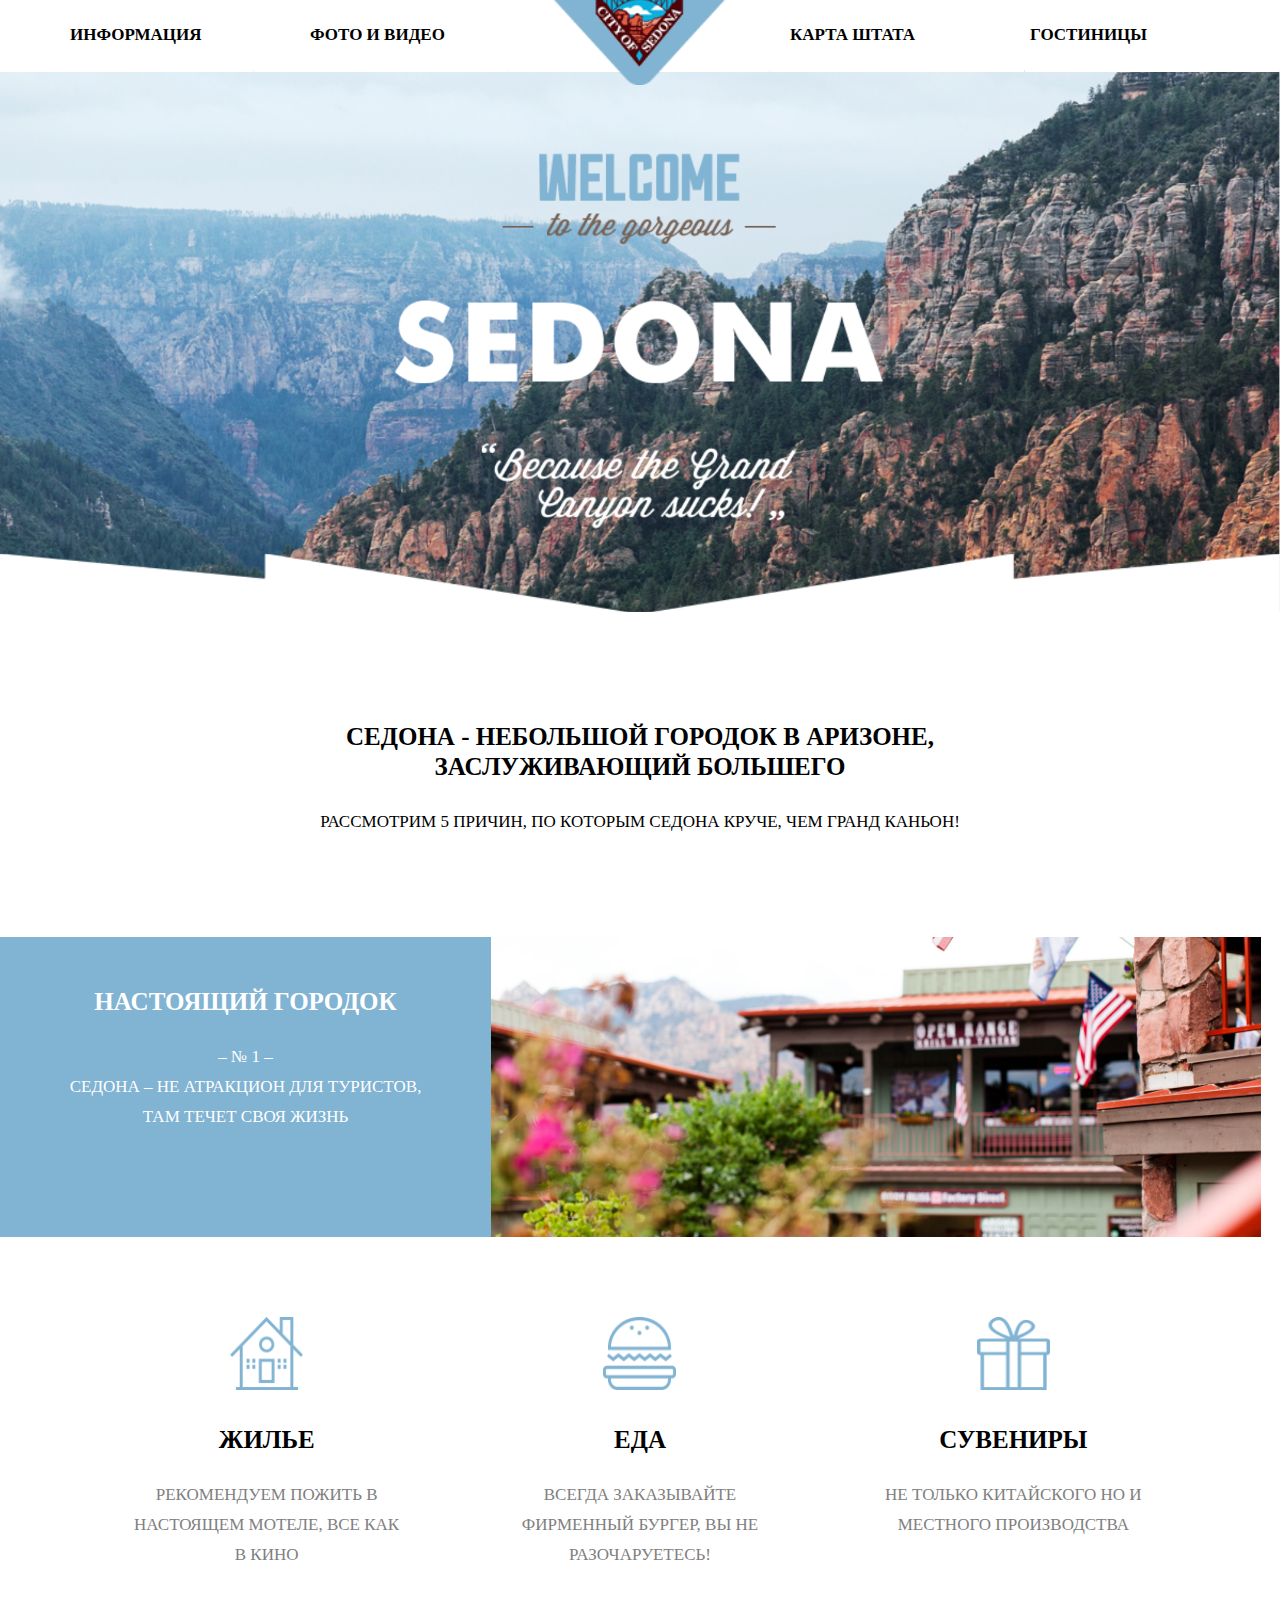
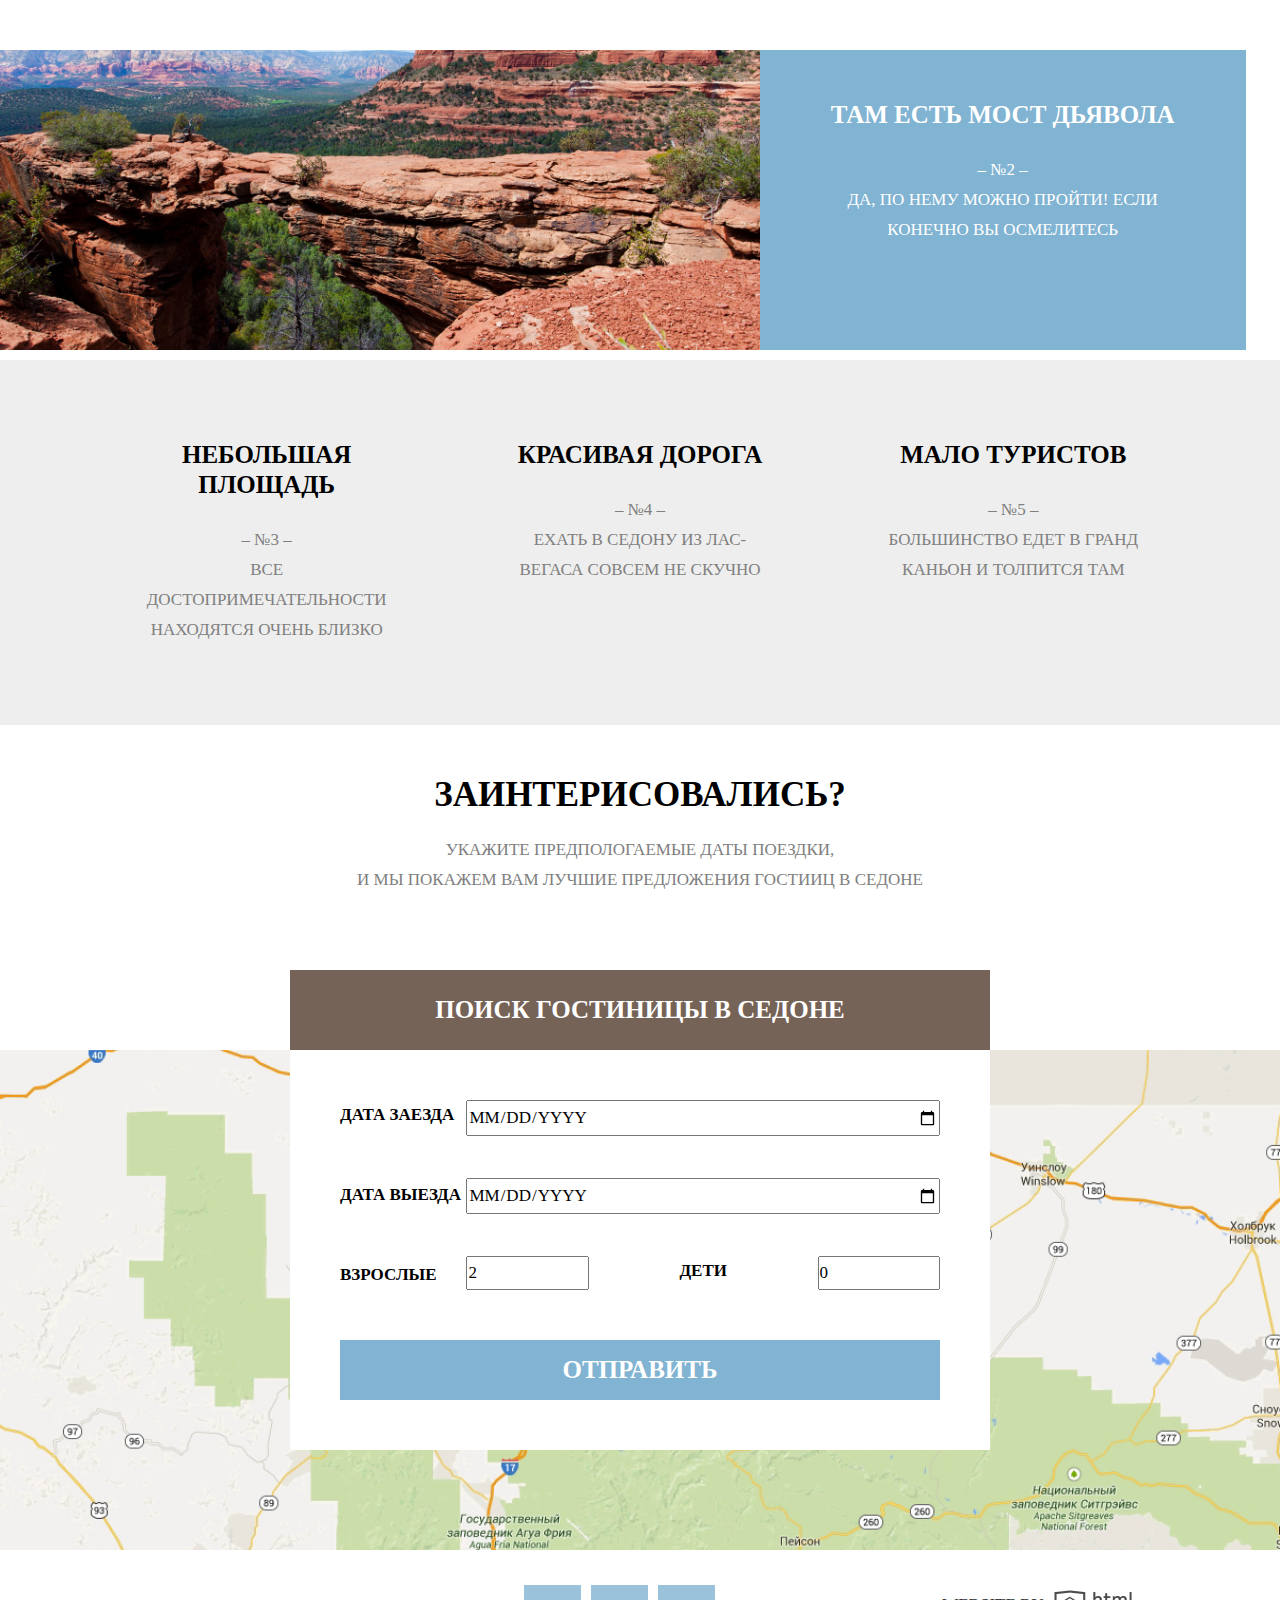
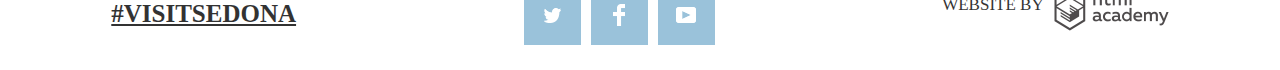
<file: index.html>
<!DOCTYPE html>
<html lang="ru">
<head>
    <meta charset="UTF-8">
    <meta name="viewport" content="width=device-width, initial-scale=1.0">
    <link href="https://fonts.googleapis.com/css2?family=Quicksand:wght@700&display=swap" rel="stylesheet">
    <link rel="stylesheet" href="css/sedona.css">
    <title>Document</title>
</head>
<body>
    <header class="header">
      <div class="nav flex-between">
        <div class="nav__item"><a>информация</a></div>
        <div class="nav__item"><a>фото и видео</a></div>
        <div class="nav__item is-logo">
           <img src="img/sedona_logo.png" alt="logo">
         </div>
       <div class="nav__item"><a>карта штата</a></div>
          <div class="nav__item"><a>гостиницы</a></div>   
      </div>
    </header>
    <div class="main">      
        <img class="main-img" src="img/main_sedona.png" alt="baner">
            <div class="main__title">
                <h2 class="head mb">седона - небольшой городок в аризоне,<br> заслуживающий большего</h2>
                <p>рассмотрим 5 причин, по которым седона круче, чем гранд каньон!</p>
            </div>   
            <div class="sight is-left">
                <div class="sight-description">
                    <div class="sight-description__header">
                        <div class="sight-description__header__tittle">
                            <h2 class="head mb">настоящий городок</h2>
                            <p>– № 1 –</p>
                            <p>седона – не атракцион для туристов, там течет своя жизнь</p>
                        </div>        
                        <div class="sight-description-photo">
                            <img src="img/sedona_town.png" alt="city">
                        </div>
                    </div>
                    <div class="sight-description__footer">
                        <div class="sight-small__block">
                            <img class="mb" src="img/house_icon.png" alt="house">
                            <h2 class="head mb">жилье</h2>
                            <p>рекомендуем пожить в настоящем мотеле, все как в кино</p>
                        </div>
                        <div class="sight-small__block">
                            <img  class="mb" src="img/burger_icon.png" alt="food">
                            <h2 class="head mb">еда</h2>
                            <p>всегда заказывайте фирменный бургер, вы не разочаруетесь!
                            </p>
                        </div>
                        <div class="sight-small__block">
                            <img class="mb" src="img/gift_icon.png" alt="souvenir">
                            <h2 class="head mb">сувениры</h2>
                            <p>не только китайского но и местного производства</p>
                        </div>
                    </div>
                </div>
            </div>
            <div class="sight is-right">
                <div class="sight-description">
                    <div class="sight-description__header">
                        <div class="sight-description__header__tittle">
                            <h2 class="head mb">там есть мост дьявола</h2>
                            <p>– №2 –</p>
                            <p>да, по нему можно пройти! если конечно вы осмелитесь</p>
                        </div>
                        <div class="sight-description-photo">
                            <img src="img/sedona_bridge.png" alt="bridge">
                        </div>                   
                    </div>
                    <div class="sight-description__footer">
                        <div class="sight-small__block">
                            <h2 class="head mb">небольшая площадь</h2>
                            <p>– №3 –</p>
                            <p>все достопримечательности находятся очень близко</p>
                        </div>
                        <div class="sight-small__block">
                            <h2 class="head mb">красивая дорога</h2>
                            <p>– №4 –</p>
                            <p>ехать в седону из лас-вегаса совсем не скучно</p>
                        </div>
                        <div class="sight-small__block">
                            <h2 class="head mb">мало туристов</h2>
                            <p>– №5 –</p>
                            <p>большинство едет в гранд каньон и толпится там</p>
                        </div>
                    </div>
                </div>
            </div>   
            <div class="order">
                <div class="order__title">
                    <h2 class="mb">заинтерисовались?</h2>
                    <p>укажите предпологаемые даты поездки,<br> и мы покажем вам лучшие предложения гостииц в седоне</p>
                </div>
                <div class="form-block">
                    <div class="form">
                        <div class="form__header">
                            <p class="head">поиск гостиницы в седоне</p>
                        </div>
                        <div class ="form__body">
                            <div class="form__body-input flex-between">
                                <div class="is-left-part">
                                    <p class="order-info">дата заезда</p>
                                    <p class="order-info">дата выезда</p>
                                    <p class="order-info">взрослые</p>
                                </div>
                                <div class="is-right-part flex-between">
                                    <input class="order-input" type="date"></input>
                                    <input class="order-input" type="date"></input>
                                    <div class="is-triple flex-between">
                                        <input class="order-input adult" type="number" value="2" min="1"></input>
                                        <p class="order-info">дети</p>
                                        <input class="order-input child" type="number" value="0" min="0"></input>
                                    </div>
                                </div>
                            </div>                       
                            <button class="button head">отправить</button>
                        </div>                
                    </div>
                </div>
                
                <div class="map">
                    <img src="img/map.png" alt="map">
                </div>
            </div>
        </div>       
    <footer class="footer">
        <div class="hashtag">
            <a class="head" href="#">#visitsedona</a>
        </div>      
        <div class="social__button__group">
            <div class="social__button">
                <img src="img/twitter_icon.png" alt="twitter">
                <a href=""></a>
            </div>
            <div class="social__button">
                <img src="img/fb_icon.png" alt="facebook">
                <a href=""></a>
            </div>
            <div class="social__button">
                <img src="img/youtube_icon.png" alt="mail">
                <a href=""></a>
            </div>
        </div>
        <div class="copiryght">
            <div class="copiryght-title">
                <p>WEBSITE by</p>
            </div>
            <div class="copiryght-logo">
                <img src="img/academy_logo.png" alt="html-academy">
            </div>
        </div>   
    </footer>    
</body>
</html>
</file>
<file: css/sedona.css>
* {
    margin: 0;
    padding: 0;
    font-family: "PT Sans";
    font-size: 17px;
    line-height: 30px;
    text-transform: uppercase;
}

.head {
    font-size: 25px;
    font-weight: bold;
}

.mb {
    margin-bottom: 25px;
}

.flex-between {
    display: flex;
    justify-content:space-between;
}

.header {
    background-color: white;
    position: sticky;
    padding: 20px 70px;
    top: 0;
    z-index: 9999;
}

.nav__item {
    width: 180px;
}

.nav__item a {
    font-weight: bold;
}

.is-logo {
    top:-25px;
    position: relative;
}

.nav img {
    position: absolute;
    margin: 0 auto;
    width: 100%;
    height: 90px;
}

.main-img {
    width: 100%;    
}

.main__title {
    padding:100px 0;
    text-align: center;
}

.sight-description__header {
    display: inline-flex;
    height: 300px;  
    text-align: center; 
    color: white;     
}

.sight-description__header__tittle {
    background-color: #81b3d2;
    flex-basis: 33%;
    padding: 50px;
}

.sight-description-photo {
    flex-basis: 65%;
}

.sight-description-photo img {
    width:100%;
    height: 100%;
    object-fit:cover;   
}

.is-left .sight-description__footer img {
    height: 73px;
    width: 73px;
    
}

.sight-description__footer {
    display: flex;
    justify-content: space-around;
    text-align: center;  
    padding: 80px;
}

.sight-small__block{
    width: 33%;
    padding: 0 50px;
}

.sight-description__footer p {
    color: grey;
}


.is-right .sight-description__header {
    flex-direction: row-reverse
}

.is-right .sight-description__footer {
    background-color:rgb(238, 238, 238);
}

.order {
    position: relative;
}

.order__title {
    padding: 55px 0;
    text-align: center;
    margin-bottom: 100px;
}

.order__title h2 {
    font-size: 35px;
}


.order__title p {
    color: grey;
}

.form-block {
    position: relative;
    display: flex;
    justify-content: center;
}

.form {
    top: -80px;
    position: absolute;
    background-color: white;
    width: 700px;
    font-weight: bold;
    
}

.form__header {
    padding:25px 0;
    text-align: center;
    background-color: #766357;
    color: white;
    font-weight: bold;
}

.form__body {
    padding:50px;
}

.form__body-input {  
    margin-bottom: 50px; 
}

.is-left-part {
    display: flex;
    flex-direction: column;   
}

.is-left-part .order-info {
    margin-bottom: 50px;
}

.is-left-part :last-child{
    margin-bottom: 0;
}

.is-right-part {
    flex-direction: column;
}

.is-triple .order-input {
    width: 25%;
}

.button {
    width: 100%;
    background-color: #81b3d2;
    border-style: none;
    color: white;
    padding: 15px;
}

.map img {
    width: 100%;
    height: 500px;
    object-fit:cover;  
}

.footer {
    display: flex;
    justify-content: space-around;
    background: white;
    padding: 25px 0;
    opacity: 0.8;
    align-items: center;
}


.hashtag a{
    color: black;
    font-weight: bold;
    font-size: 25px;
}

.social__button__group {
    display: inline-flex;
    justify-content: center;
    align-items: center;
}



.social__button {
    display: flex;
    justify-content: center;
    align-items: center;
    padding: 15px;
    margin: 0 5px;
    background-color: #81b3d2;
    opacity: 1; 
    height: 30px;
    width: 27px;  
}
.copiryght {
    display: inline-flex;
}

.copiryght-title {
    margin-right: 10px;
}
</file>
